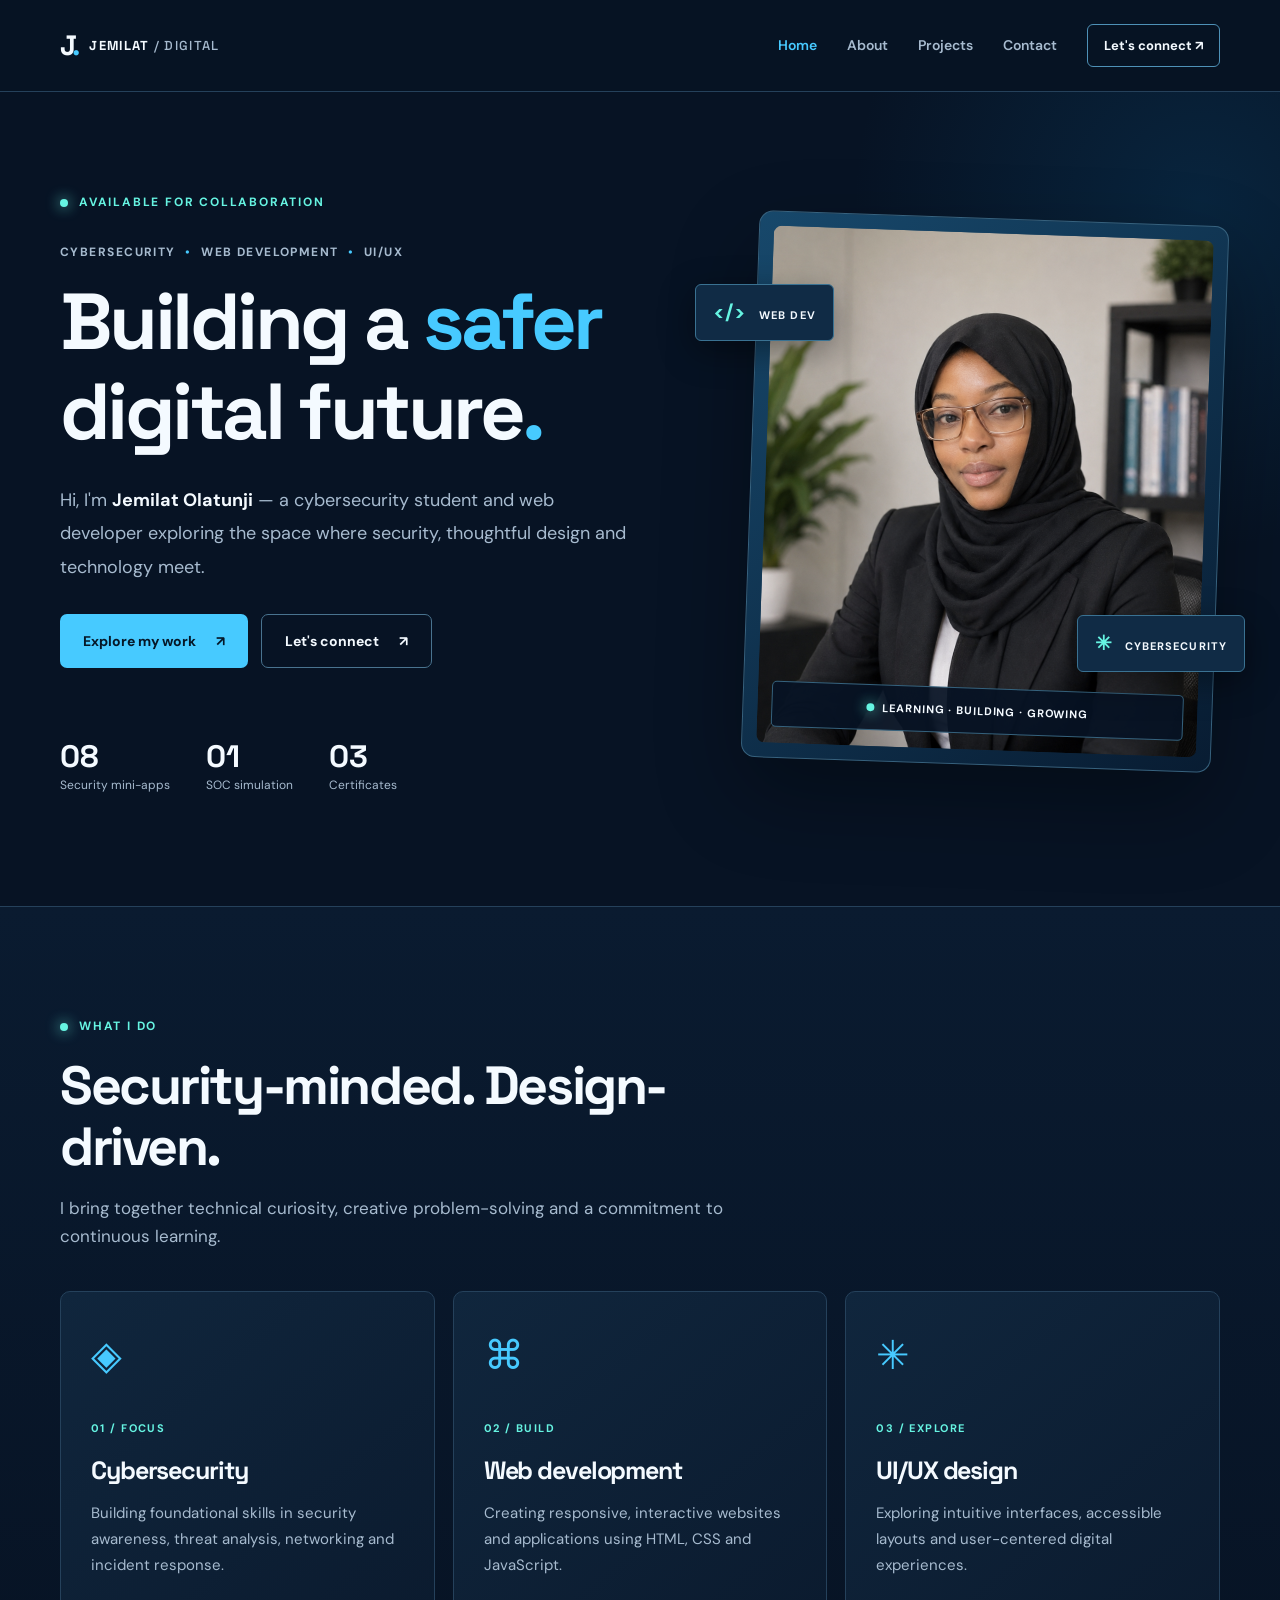
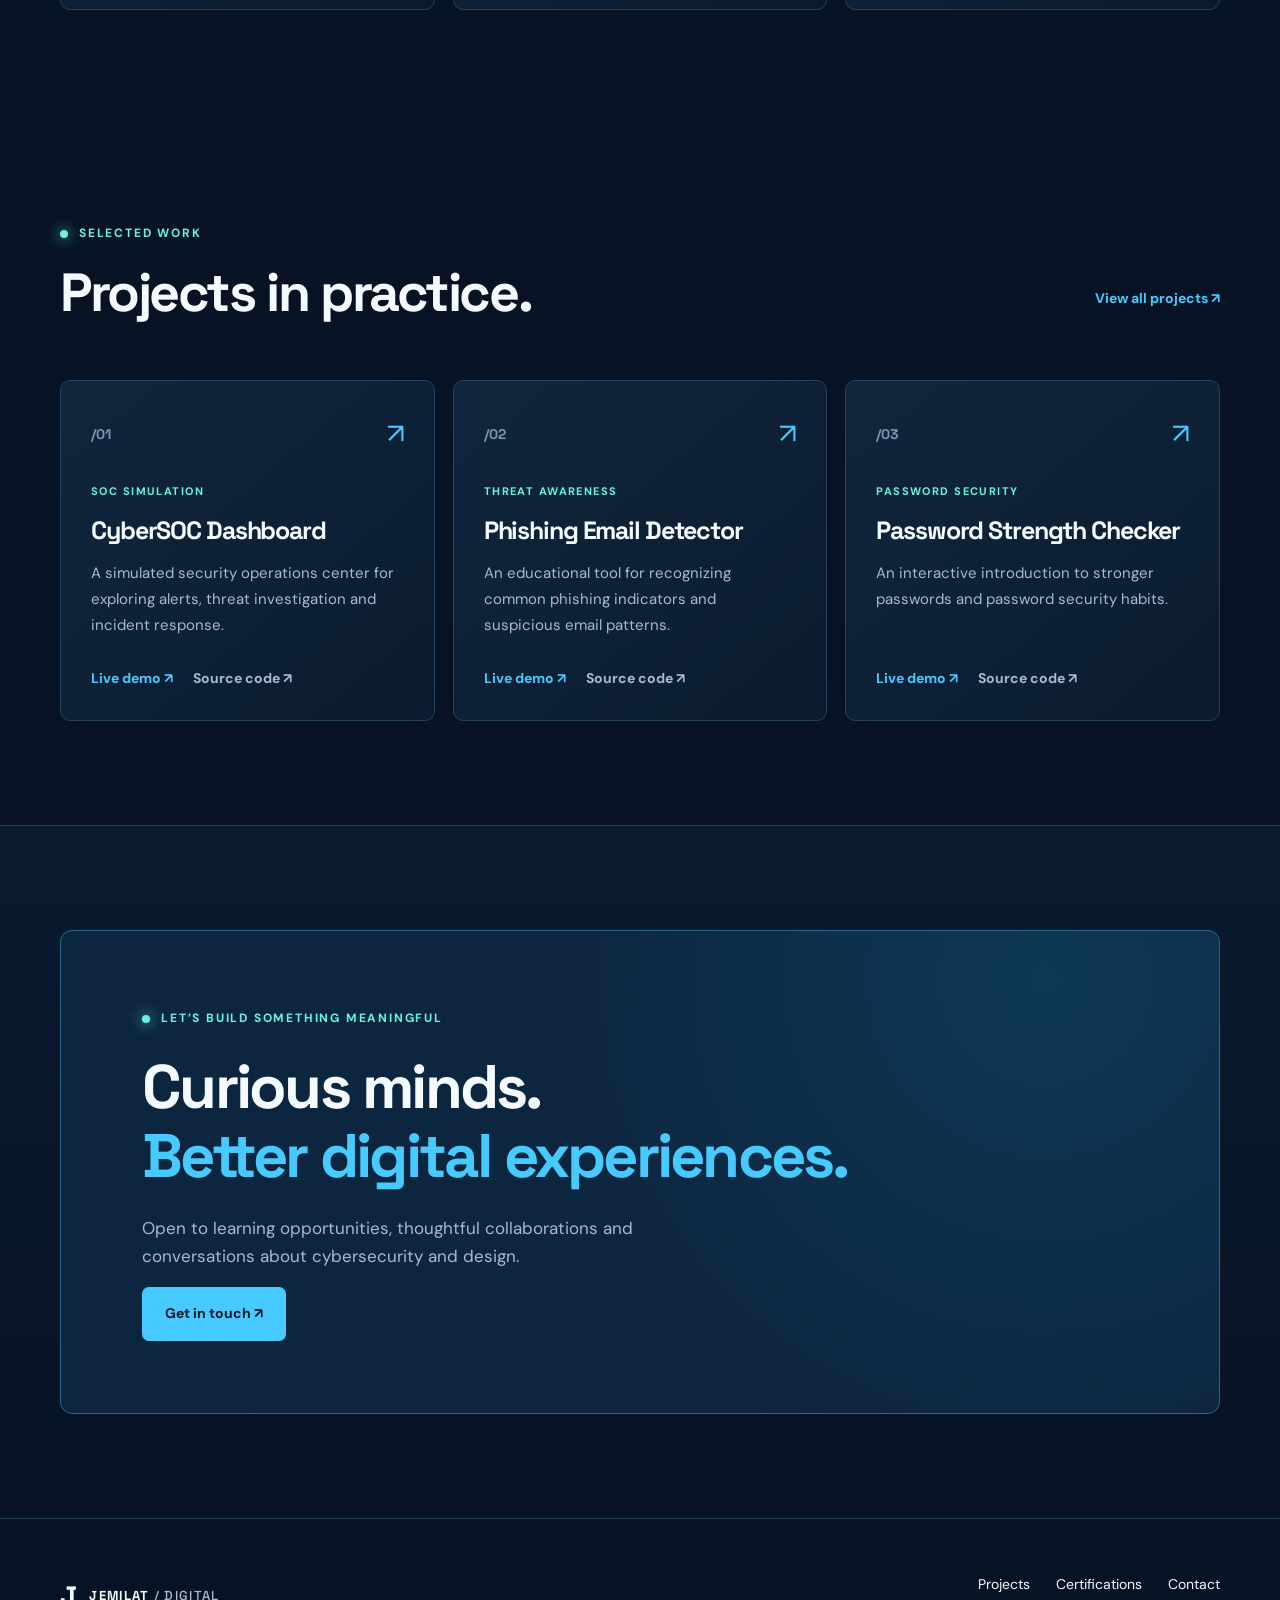
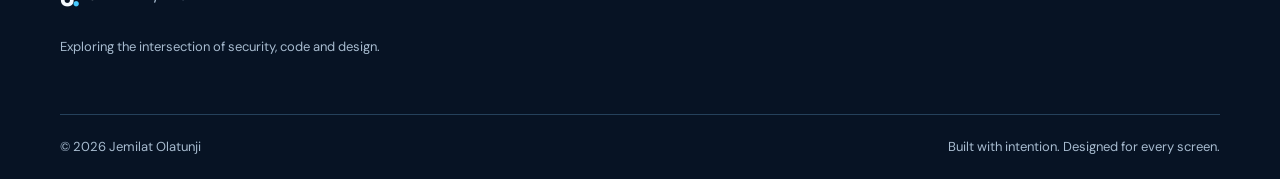
<file: index.html>
<!doctype html><html lang="en"><head><meta charset="utf-8"><meta name="viewport" content="width=device-width, initial-scale=1"><meta name="theme-color" content="#071324"><meta name="description" content="Jemilat Olatunji — cybersecurity student, web developer and UI/UX design enthusiast. Explore projects, skills and certifications."><title>Home | Jemilat Olatunji</title><link rel="stylesheet" href="style.css"></head><body><a class="skip-link" href="#main">Skip to content</a><header class="site-header"><div class="container nav-wrap"><a class="brand" href="index.html"><span class="brand-mark">J<span class="dot">.</span></span><span>JEMILAT<span class="brand-light"> / DIGITAL</span></span></a><button class="menu-toggle" type="button" aria-label="Open navigation" aria-expanded="false" aria-controls="primary-nav"><span></span><span></span><span></span></button><nav class="nav" id="primary-nav" aria-label="Main navigation"><a href="index.html" aria-current="page" >Home</a><a href="about.html" >About</a><a href="projects.html" >Projects</a><a href="contact.html" >Contact</a></nav><a class="header-cta" href="contact.html">Let's connect <span aria-hidden="true">↗</span></a></div></header><main id="main"><section class="home-hero"><div class="hero-glow"></div><div class="container hero-grid"><div class="hero-copy"><span class="eyebrow"><span class="signal"></span>AVAILABLE FOR COLLABORATION</span><p class="micro-label">CYBERSECURITY <span>•</span> WEB DEVELOPMENT <span>•</span> UI/UX</p><h1>Building a <em>safer</em><br>digital future<span class="accent">.</span></h1><p class="hero-lede">Hi, I'm <strong>Jemilat Olatunji</strong> — a cybersecurity student and web developer exploring the space where security, thoughtful design and technology meet.</p><div class="button-row"><a class="btn btn-primary" href="projects.html">Explore my work <span>↗</span></a><a class="btn btn-secondary" href="contact.html">Let's connect <span>↗</span></a></div><div class="hero-stats"><div><strong>08</strong><span>Security mini-apps</span></div><div><strong>01</strong><span>SOC simulation</span></div><div><strong>03</strong><span>Certificates</span></div></div></div><div class="hero-visual"><div class="photo-frame"><div class="photo-grid"></div><img src="Images/profile.png" alt="Portrait of Jemilat Olatunji"><div class="photo-tag"><span class="tag-dot"></span>LEARNING · BUILDING · GROWING</div></div><div class="floating-chip chip-one">&lt;/&gt; <span>WEB DEV</span></div><div class="floating-chip chip-two">✳ <span>CYBERSECURITY</span></div></div></div></section><section class="section section-border"><div class="container"><div class="section-heading"><span class="eyebrow"><span class="signal"></span>WHAT I DO</span><h2>Security-minded. Design-driven.</h2><p>I bring together technical curiosity, creative problem-solving and a commitment to continuous learning.</p></div><div class="service-grid"><article class="service-card"><span class="service-icon">◈</span><span class="service-index">01 / FOCUS</span><h3>Cybersecurity</h3><p>Building foundational skills in security awareness, threat analysis, networking and incident response.</p></article><article class="service-card"><span class="service-icon">⌘</span><span class="service-index">02 / BUILD</span><h3>Web development</h3><p>Creating responsive, interactive websites and applications using HTML, CSS and JavaScript.</p></article><article class="service-card"><span class="service-icon">✳</span><span class="service-index">03 / EXPLORE</span><h3>UI/UX design</h3><p>Exploring intuitive interfaces, accessible layouts and user-centered digital experiences.</p></article></div></div></section><section class="section"><div class="container"><div class="heading-row"><div class="section-heading"><span class="eyebrow"><span class="signal"></span>SELECTED WORK</span><h2>Projects in practice.</h2></div><a class="text-link" href="projects.html">View all projects ↗</a></div><div class="project-grid"><article class="project-card"><div class="project-top"><span class="project-num">/01</span><span class="project-symbol" aria-hidden="true">↗</span></div><span class="project-category">SOC SIMULATION</span><h3>CyberSOC Dashboard</h3><p>A simulated security operations center for exploring alerts, threat investigation and incident response.</p><div class="project-actions"><a class="text-link" href="https://oladaradala-crypto.github.io/SOC-Dashboard/" target="_blank" rel="noopener noreferrer">Live demo <span aria-hidden="true">↗</span></a><a class="text-link muted" href="https://github.com/oladaradala-crypto/SOC-Dashboard" target="_blank" rel="noopener noreferrer">Source code ↗</a></div></article><article class="project-card"><div class="project-top"><span class="project-num">/02</span><span class="project-symbol" aria-hidden="true">↗</span></div><span class="project-category">THREAT AWARENESS</span><h3>Phishing Email Detector</h3><p>An educational tool for recognizing common phishing indicators and suspicious email patterns.</p><div class="project-actions"><a class="text-link" href="https://oladaradala-crypto.github.io/Cybersecurity-Portfolio-Apps/Phishing-Email-Detector/" target="_blank" rel="noopener noreferrer">Live demo <span aria-hidden="true">↗</span></a><a class="text-link muted" href="https://github.com/oladaradala-crypto/Cybersecurity-Portfolio-Apps/tree/main/Phishing-Email-Detector" target="_blank" rel="noopener noreferrer">Source code ↗</a></div></article><article class="project-card"><div class="project-top"><span class="project-num">/03</span><span class="project-symbol" aria-hidden="true">↗</span></div><span class="project-category">PASSWORD SECURITY</span><h3>Password Strength Checker</h3><p>An interactive introduction to stronger passwords and password security habits.</p><div class="project-actions"><a class="text-link" href="https://oladaradala-crypto.github.io/Cybersecurity-Portfolio-Apps/Password-Strength-Checker/" target="_blank" rel="noopener noreferrer">Live demo <span aria-hidden="true">↗</span></a><a class="text-link muted" href="https://github.com/oladaradala-crypto/Cybersecurity-Portfolio-Apps/tree/main/Password-Strength-Checker" target="_blank" rel="noopener noreferrer">Source code ↗</a></div></article></div></div></section><section class="section section-border"><div class="container"><div class="cta-panel"><span class="eyebrow"><span class="signal"></span>LET’S BUILD SOMETHING MEANINGFUL</span><h2>Curious minds.<br><em>Better digital experiences.</em></h2><p>Open to learning opportunities, thoughtful collaborations and conversations about cybersecurity and design.</p><a class="btn btn-primary" href="contact.html">Get in touch ↗</a></div></div></section></main><footer class="site-footer"><div class="container footer-inner"><div><a class="brand" href="index.html"><span class="brand-mark">J<span class="dot">.</span></span><span>JEMILAT<span class="brand-light"> / DIGITAL</span></span></a><p>Exploring the intersection of security, code and design.</p></div><div class="footer-links"><a href="projects.html">Projects</a><a href="about.html#certifications">Certifications</a><a href="contact.html">Contact</a></div></div><div class="container footer-bottom"><span>© 2026 Jemilat Olatunji</span><span>Built with intention. Designed for every screen.</span></div></footer><script src="script.js" defer></script></body></html>
</file>
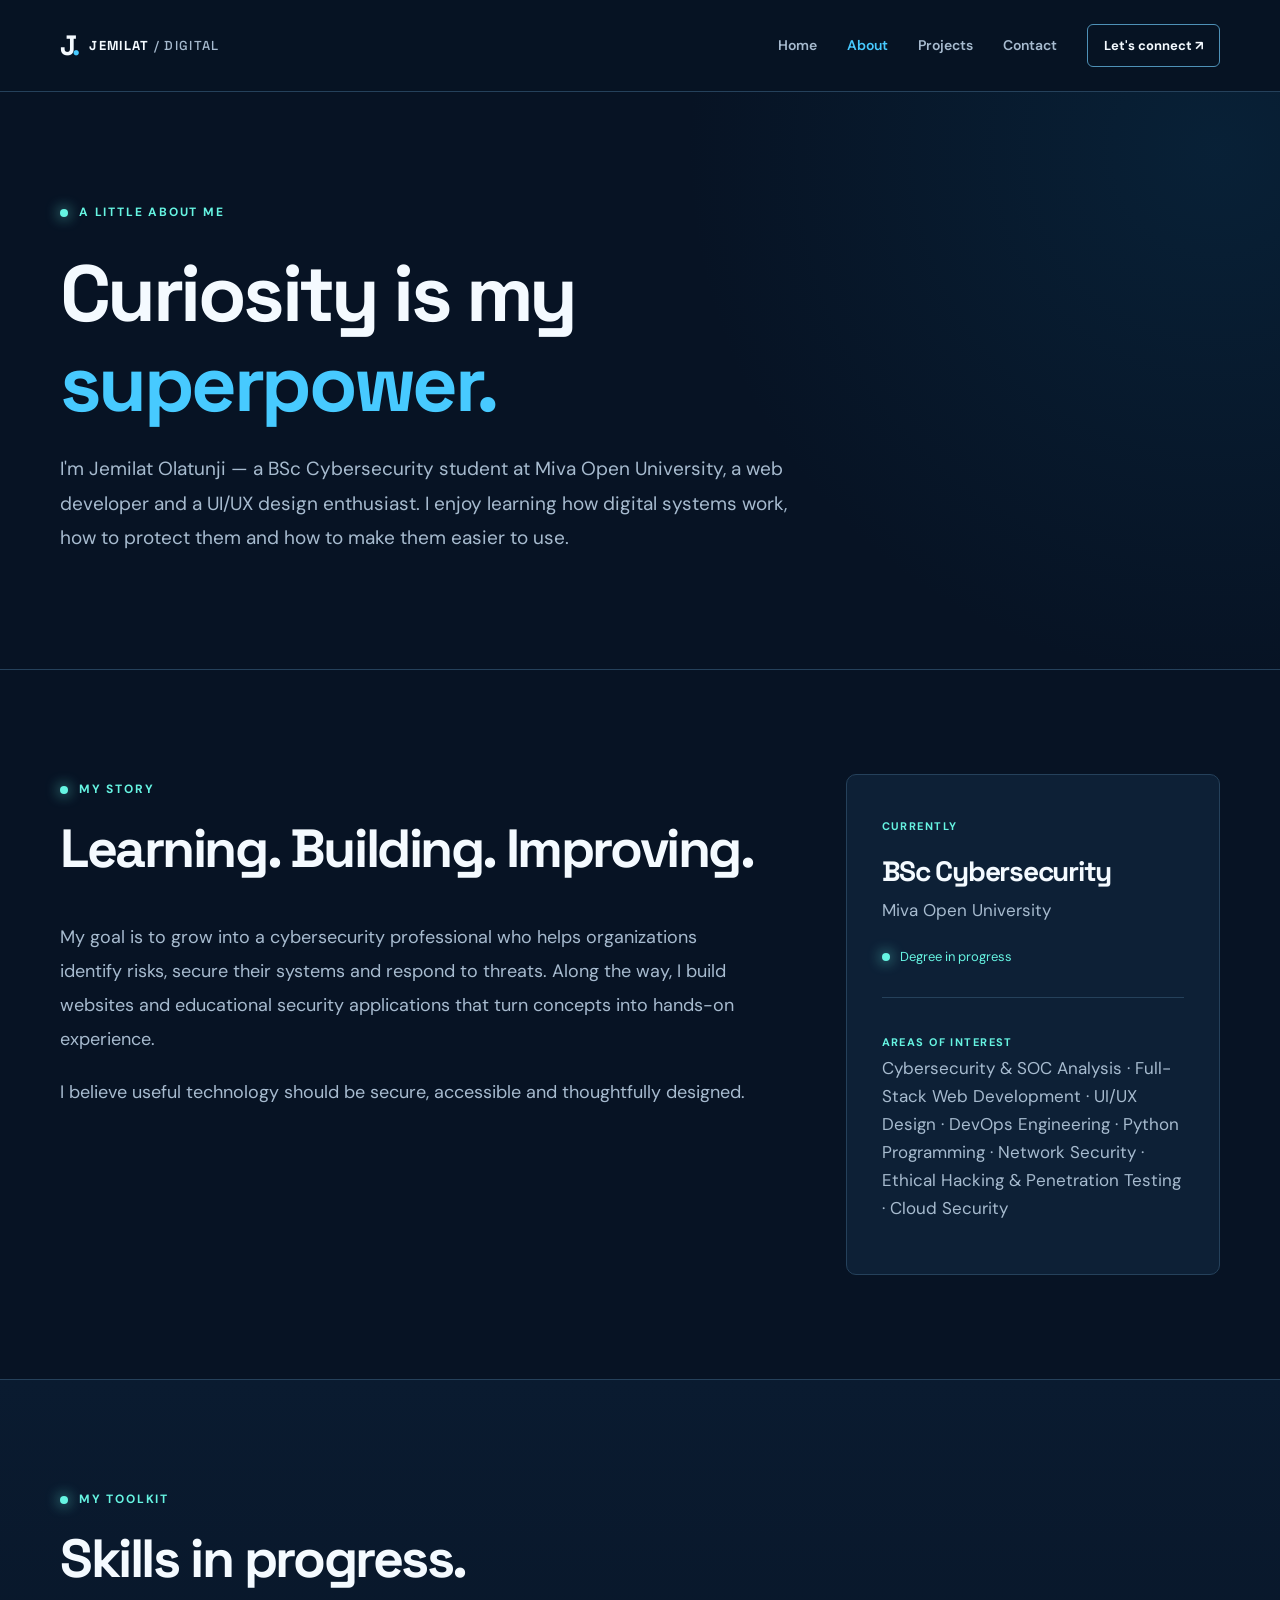
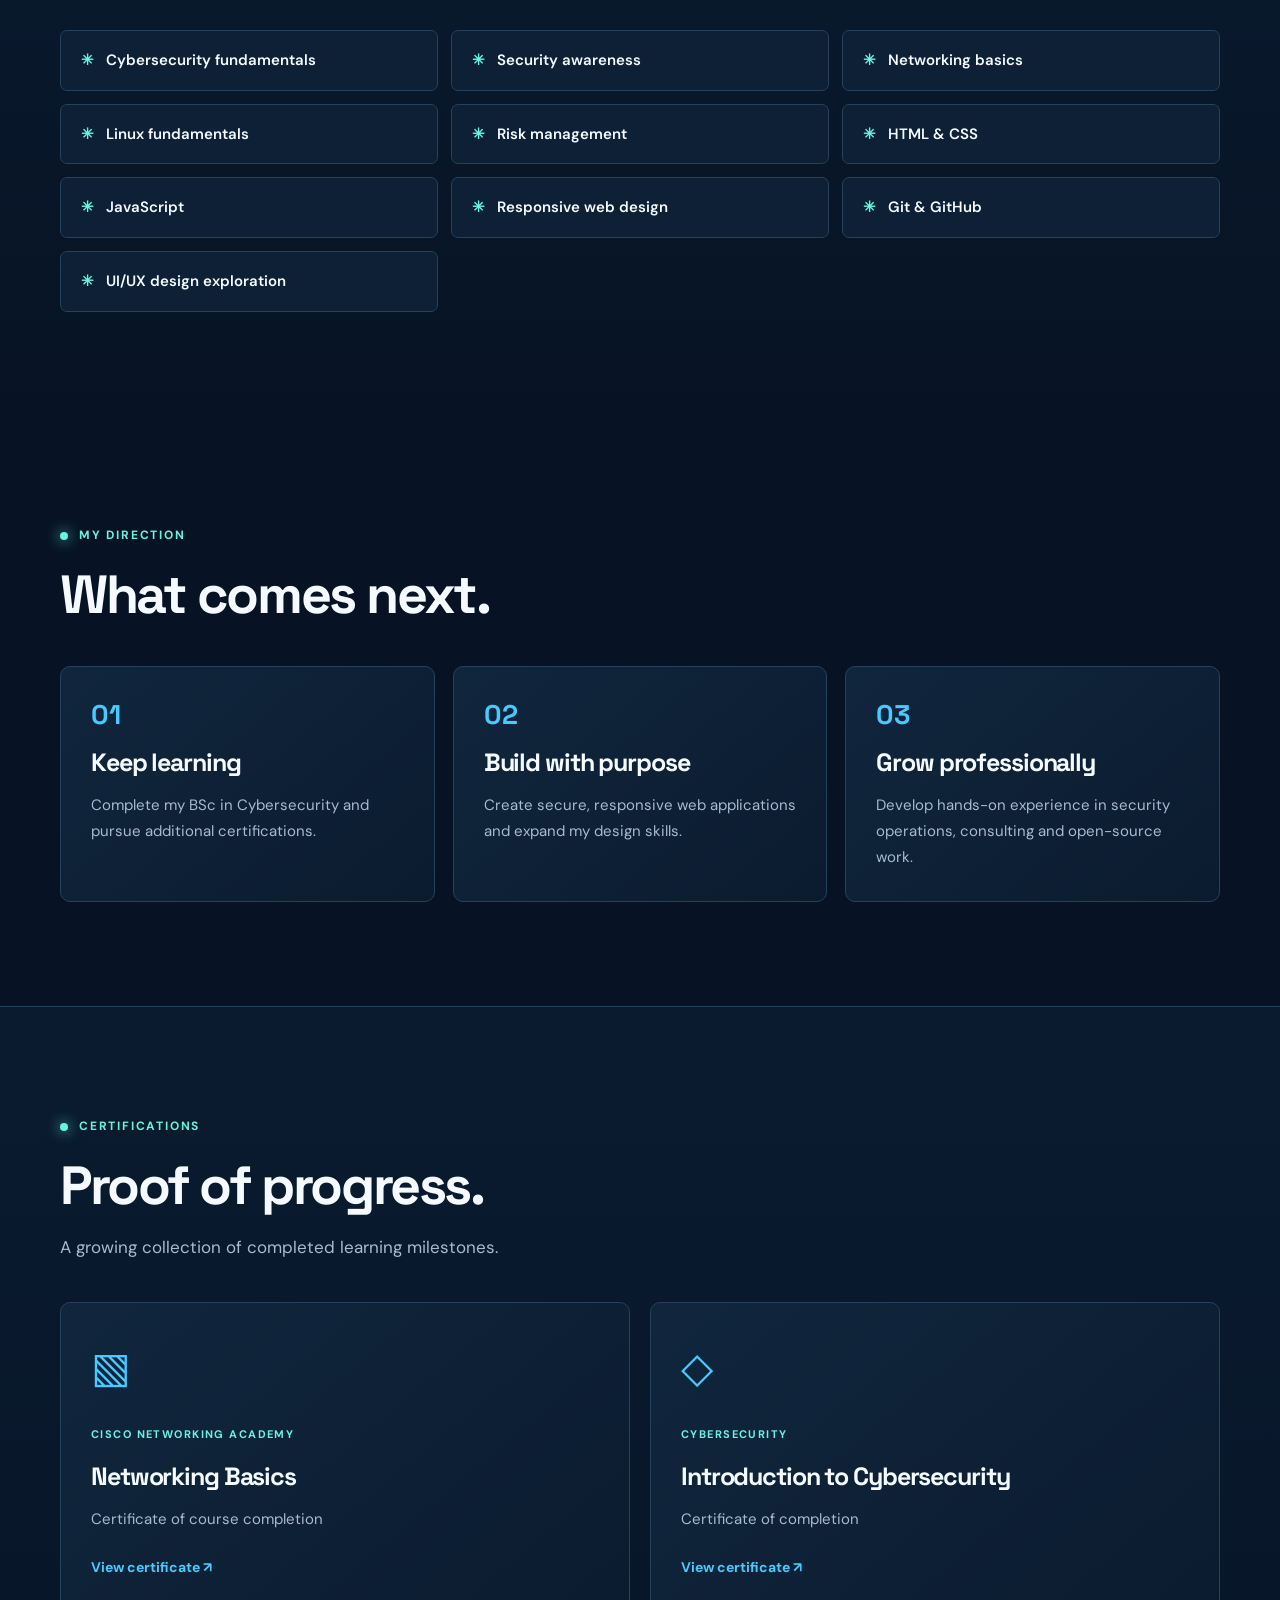
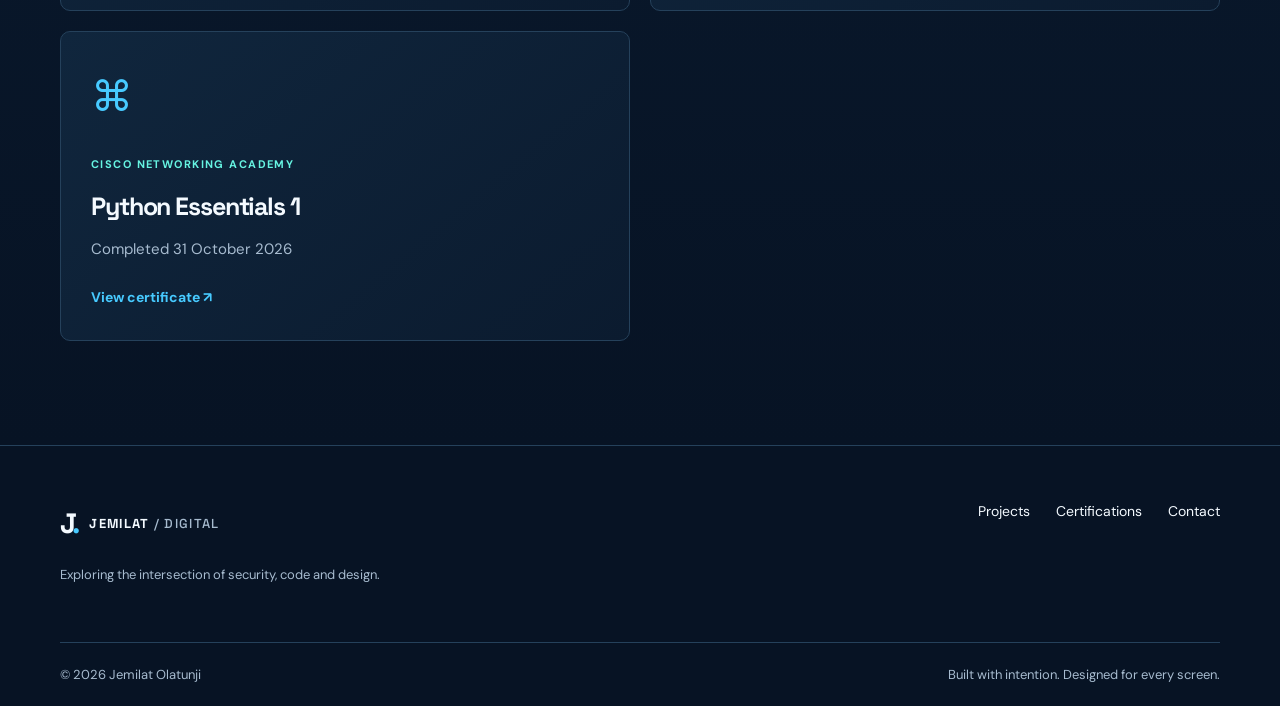
<file: about.html>
<!doctype html><html lang="en"><head><meta charset="utf-8"><meta name="viewport" content="width=device-width, initial-scale=1"><meta name="theme-color" content="#071324"><meta name="description" content="Jemilat Olatunji — cybersecurity student, web developer and UI/UX design enthusiast. Explore projects, skills and certifications."><title>About | Jemilat Olatunji</title><link rel="stylesheet" href="style.css"></head><body><a class="skip-link" href="#main">Skip to content</a><header class="site-header"><div class="container nav-wrap"><a class="brand" href="index.html"><span class="brand-mark">J<span class="dot">.</span></span><span>JEMILAT<span class="brand-light"> / DIGITAL</span></span></a><button class="menu-toggle" type="button" aria-label="Open navigation" aria-expanded="false" aria-controls="primary-nav"><span></span><span></span><span></span></button><nav class="nav" id="primary-nav" aria-label="Main navigation"><a href="index.html" >Home</a><a href="about.html" aria-current="page" >About</a><a href="projects.html" >Projects</a><a href="contact.html" >Contact</a></nav><a class="header-cta" href="contact.html">Let's connect <span aria-hidden="true">↗</span></a></div></header><main id="main"><section class="page-hero"><div class="container"><span class="eyebrow"><span class="signal"></span>A LITTLE ABOUT ME</span><h1>Curiosity is my <em>superpower.</em></h1><p>I'm Jemilat Olatunji — a BSc Cybersecurity student at Miva Open University, a web developer and a UI/UX design enthusiast. I enjoy learning how digital systems work, how to protect them and how to make them easier to use.</p></div></section><section class="section"><div class="container split-layout"><div><div class="section-heading"><span class="eyebrow"><span class="signal"></span>MY STORY</span><h2>Learning. Building. Improving.</h2></div><p class="body-copy">My goal is to grow into a cybersecurity professional who helps organizations identify risks, secure their systems and respond to threats. Along the way, I build websites and educational security applications that turn concepts into hands-on experience.</p><p class="body-copy">I believe useful technology should be secure, accessible and thoughtfully designed.</p></div><aside class="info-panel"><span class="panel-label">CURRENTLY</span><h3>BSc Cybersecurity</h3><p>Miva Open University</p><span class="status"><span class="tag-dot"></span> Degree in progress</span><div class="panel-divider"></div><span class="panel-label">AREAS OF INTEREST</span><p>Cybersecurity &amp; SOC Analysis · Full-Stack Web Development · UI/UX Design · DevOps Engineering · Python Programming · Network Security · Ethical Hacking &amp; Penetration Testing · Cloud Security</p></aside></div></section><section class="section section-border"><div class="container"><div class="section-heading"><span class="eyebrow"><span class="signal"></span>MY TOOLKIT</span><h2>Skills in progress.</h2></div><div class="skills-grid"><div class="skill-pill"><span>✳</span>Cybersecurity fundamentals</div><div class="skill-pill"><span>✳</span>Security awareness</div><div class="skill-pill"><span>✳</span>Networking basics</div><div class="skill-pill"><span>✳</span>Linux fundamentals</div><div class="skill-pill"><span>✳</span>Risk management</div><div class="skill-pill"><span>✳</span>HTML & CSS</div><div class="skill-pill"><span>✳</span>JavaScript</div><div class="skill-pill"><span>✳</span>Responsive web design</div><div class="skill-pill"><span>✳</span>Git & GitHub</div><div class="skill-pill"><span>✳</span>UI/UX design exploration</div></div></div></section><section class="section"><div class="container"><div class="section-heading"><span class="eyebrow"><span class="signal"></span>MY DIRECTION</span><h2>What comes next.</h2></div><div class="goal-grid"><div class="goal-card"><span>01</span><h3>Keep learning</h3><p>Complete my BSc in Cybersecurity and pursue additional certifications.</p></div><div class="goal-card"><span>02</span><h3>Build with purpose</h3><p>Create secure, responsive web applications and expand my design skills.</p></div><div class="goal-card"><span>03</span><h3>Grow professionally</h3><p>Develop hands-on experience in security operations, consulting and open-source work.</p></div></div></div></section><section class="section section-border" id="certifications"><div class="container"><div class="section-heading"><span class="eyebrow"><span class="signal"></span>CERTIFICATIONS</span><h2>Proof of progress.</h2><p>A growing collection of completed learning milestones.</p></div><div class="certificate-grid"><article class="certificate-card"><span class="cert-icon">▧</span><span class="project-category">CISCO NETWORKING ACADEMY</span><h3>Networking Basics</h3><p>Certificate of course completion</p><a class="text-link" href="certificates/Networking_Basics.pdf" target="_blank" rel="noopener noreferrer">View certificate ↗</a></article><article class="certificate-card"><span class="cert-icon">◇</span><span class="project-category">CYBERSECURITY</span><h3>Introduction to Cybersecurity</h3><p>Certificate of completion</p><a class="text-link" href="certificates/Introduction_to_Cybersecurity.pdf" target="_blank" rel="noopener noreferrer">View certificate ↗</a></article><article class="certificate-card"><span class="cert-icon">⌘</span><span class="project-category">CISCO NETWORKING ACADEMY</span><h3>Python Essentials 1</h3><p>Completed 31 October 2026</p><a class="text-link" href="certificates/Python_Essentials_1.pdf" target="_blank" rel="noopener noreferrer">View certificate ↗</a></article></div></div></section></main><footer class="site-footer"><div class="container footer-inner"><div><a class="brand" href="index.html"><span class="brand-mark">J<span class="dot">.</span></span><span>JEMILAT<span class="brand-light"> / DIGITAL</span></span></a><p>Exploring the intersection of security, code and design.</p></div><div class="footer-links"><a href="projects.html">Projects</a><a href="about.html#certifications">Certifications</a><a href="contact.html">Contact</a></div></div><div class="container footer-bottom"><span>© 2026 Jemilat Olatunji</span><span>Built with intention. Designed for every screen.</span></div></footer><script src="script.js" defer></script></body></html>
</file>
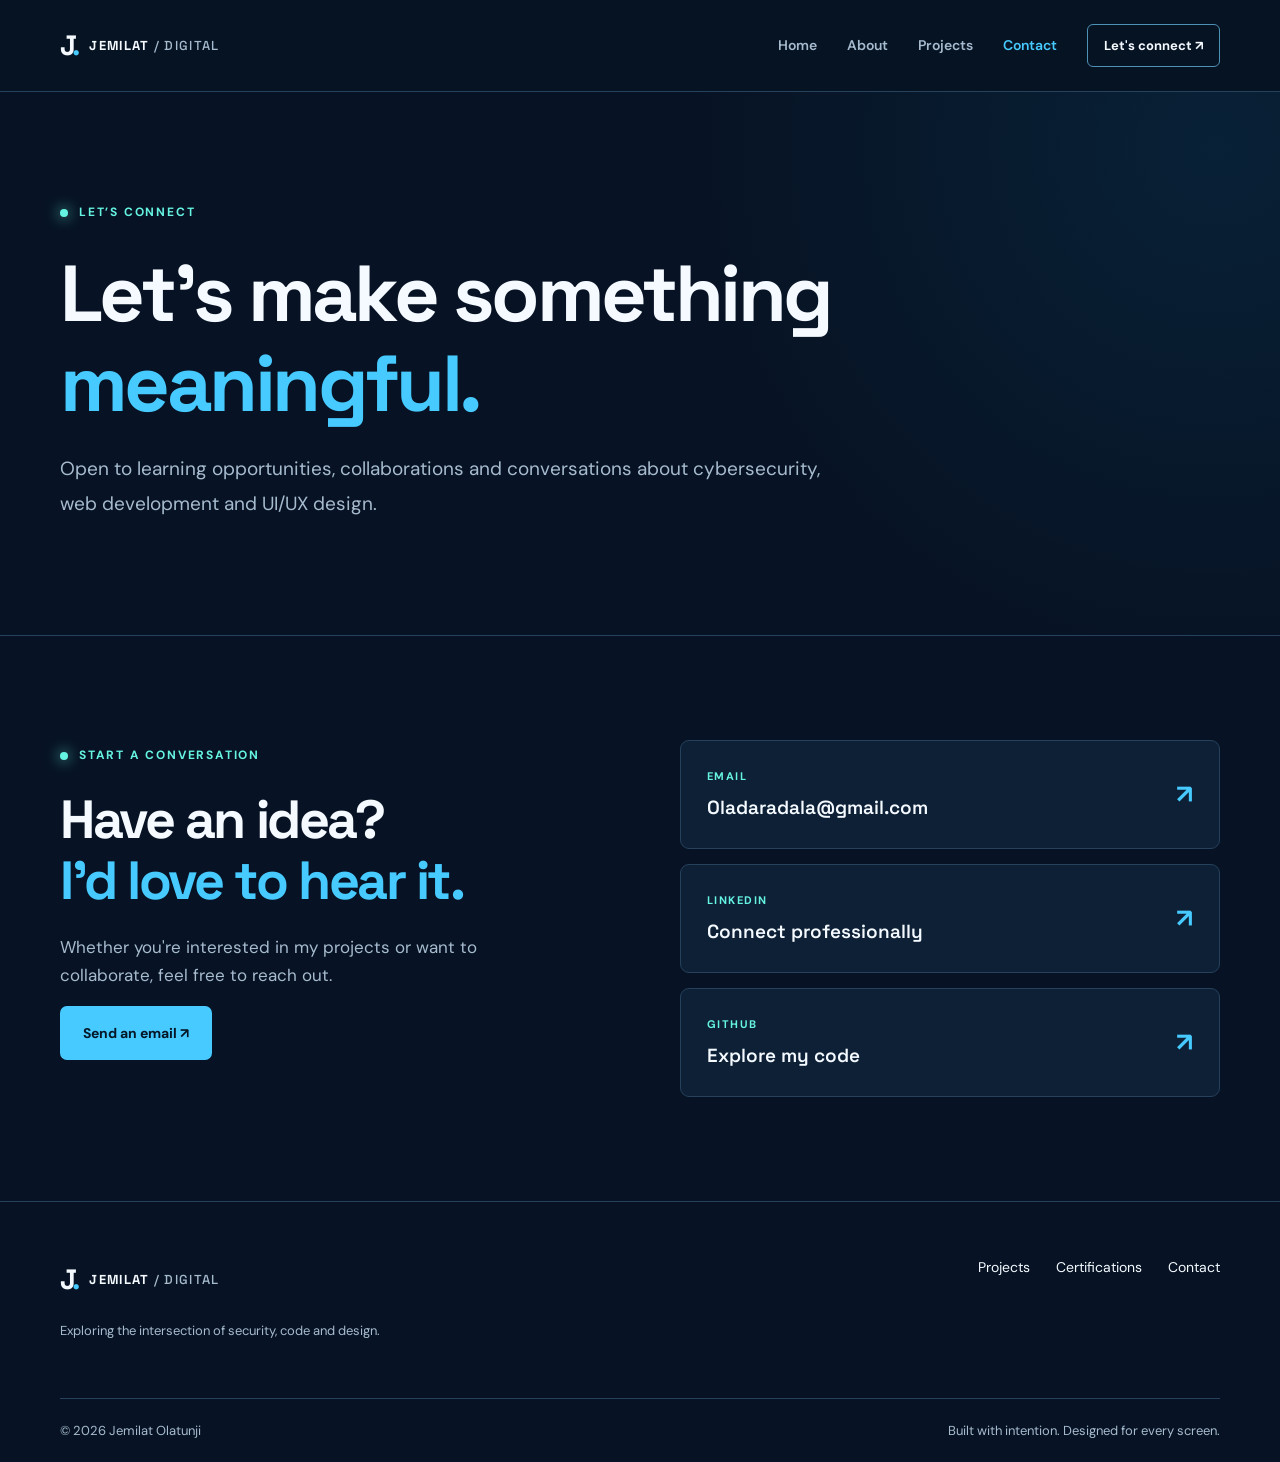
<file: contact.html>
<!doctype html><html lang="en"><head><meta charset="utf-8"><meta name="viewport" content="width=device-width, initial-scale=1"><meta name="theme-color" content="#071324"><meta name="description" content="Jemilat Olatunji — cybersecurity student, web developer and UI/UX design enthusiast. Explore projects, skills and certifications."><title>Contact | Jemilat Olatunji</title><link rel="stylesheet" href="style.css"></head><body><a class="skip-link" href="#main">Skip to content</a><header class="site-header"><div class="container nav-wrap"><a class="brand" href="index.html"><span class="brand-mark">J<span class="dot">.</span></span><span>JEMILAT<span class="brand-light"> / DIGITAL</span></span></a><button class="menu-toggle" type="button" aria-label="Open navigation" aria-expanded="false" aria-controls="primary-nav"><span></span><span></span><span></span></button><nav class="nav" id="primary-nav" aria-label="Main navigation"><a href="index.html" >Home</a><a href="about.html" >About</a><a href="projects.html" >Projects</a><a href="contact.html" aria-current="page" >Contact</a></nav><a class="header-cta" href="contact.html">Let's connect <span aria-hidden="true">↗</span></a></div></header><main id="main"><section class="page-hero"><div class="container"><span class="eyebrow"><span class="signal"></span>LET’S CONNECT</span><h1>Let's make something <em>meaningful.</em></h1><p>Open to learning opportunities, collaborations and conversations about cybersecurity, web development and UI/UX design.</p></div></section><section class="section"><div class="container contact-grid"><div class="contact-main"><span class="eyebrow"><span class="signal"></span>START A CONVERSATION</span><h2>Have an idea?<br><em>I'd love to hear it.</em></h2><p>Whether you're interested in my projects or want to collaborate, feel free to reach out.</p><a class="btn btn-primary" href="mailto:Oladaradala@gmail.com">Send an email ↗</a></div><div class="contact-links"><a href="mailto:Oladaradala@gmail.com" class="contact-card"><span><small>EMAIL</small><strong>Oladaradala@gmail.com</strong></span><b>↗</b></a><a href="https://www.linkedin.com/in/jemilah-olatunji-515667199/" target="_blank" rel="noopener noreferrer" class="contact-card"><span><small>LINKEDIN</small><strong>Connect professionally</strong></span><b>↗</b></a><a href="https://github.com/oladaradala-crypto" target="_blank" rel="noopener noreferrer" class="contact-card"><span><small>GITHUB</small><strong>Explore my code</strong></span><b>↗</b></a></div></div></section></main><footer class="site-footer"><div class="container footer-inner"><div><a class="brand" href="index.html"><span class="brand-mark">J<span class="dot">.</span></span><span>JEMILAT<span class="brand-light"> / DIGITAL</span></span></a><p>Exploring the intersection of security, code and design.</p></div><div class="footer-links"><a href="projects.html">Projects</a><a href="about.html#certifications">Certifications</a><a href="contact.html">Contact</a></div></div><div class="container footer-bottom"><span>© 2026 Jemilat Olatunji</span><span>Built with intention. Designed for every screen.</span></div></footer><script src="script.js" defer></script></body></html>
</file>
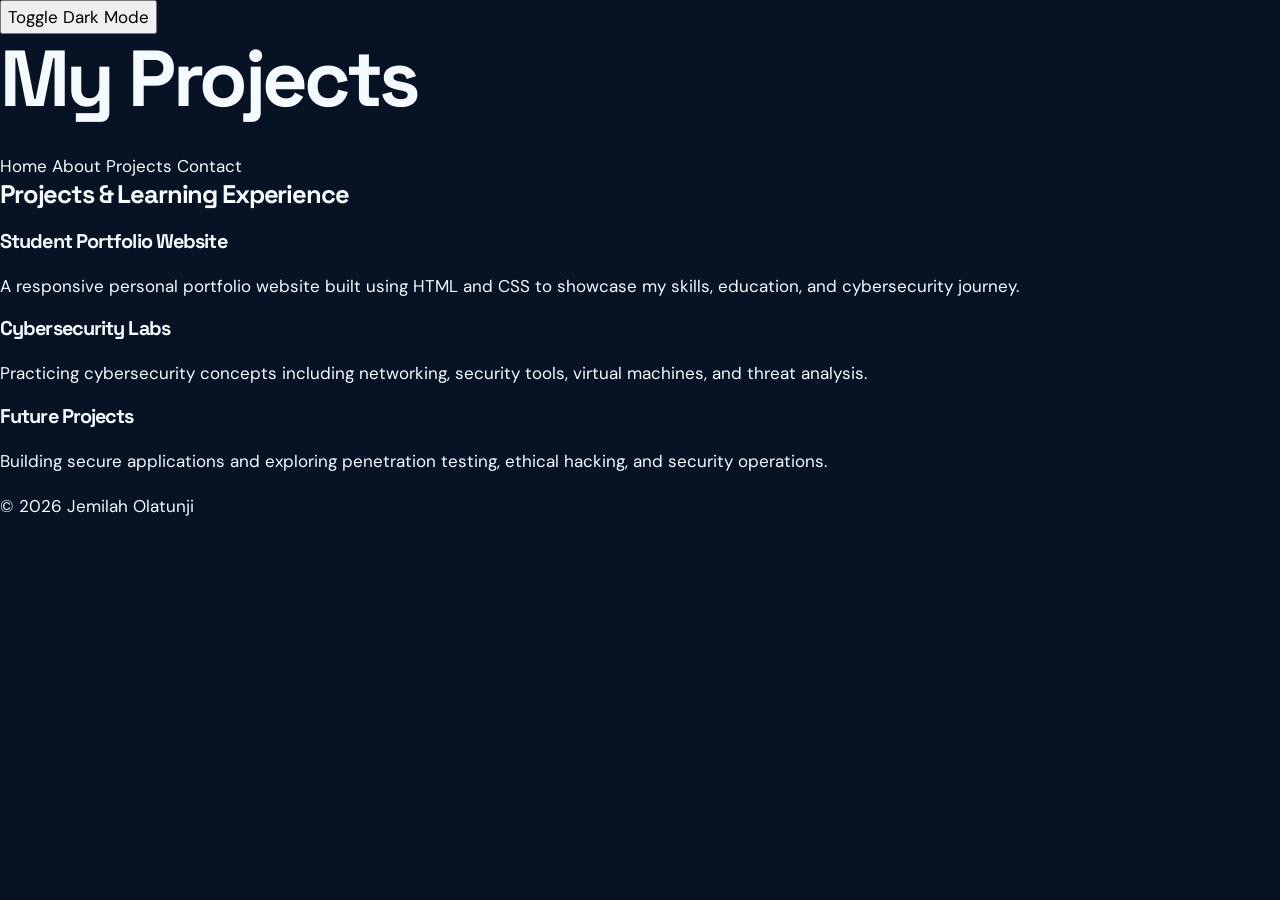
<file: Projects.html>
<!DOCTYPE html>
<html>
<head>
    <title>Projects | Jemilah Olatunji</title>
    <link rel="stylesheet" href="style.css">
</head>

<body>

<header>
    <button onclick="toggleDarkMode()">Toggle Dark Mode</button>

<h1>My Projects</h1>

<nav>
<a href="index.html">Home</a>
<a href="about.html">About</a>
<a href="Projects.html">Projects</a>
<a href="contact.html">Contact</a>
</nav>

</header>


<section class="hero">

<h2>Projects & Learning Experience</h2>


<h3>Student Portfolio Website</h3>

<p>
A responsive personal portfolio website built using HTML and CSS
to showcase my skills, education, and cybersecurity journey.
</p>


<h3>Cybersecurity Labs</h3>

<p>
Practicing cybersecurity concepts including networking,
security tools, virtual machines, and threat analysis.
</p>


<h3>Future Projects</h3>

<p>
Building secure applications and exploring penetration testing,
ethical hacking, and security operations.
</p>


</section>


<footer>
<p>© 2026 Jemilah Olatunji</p>
</footer>
<script src="script.js"></script>

</body>
</html>
</file>
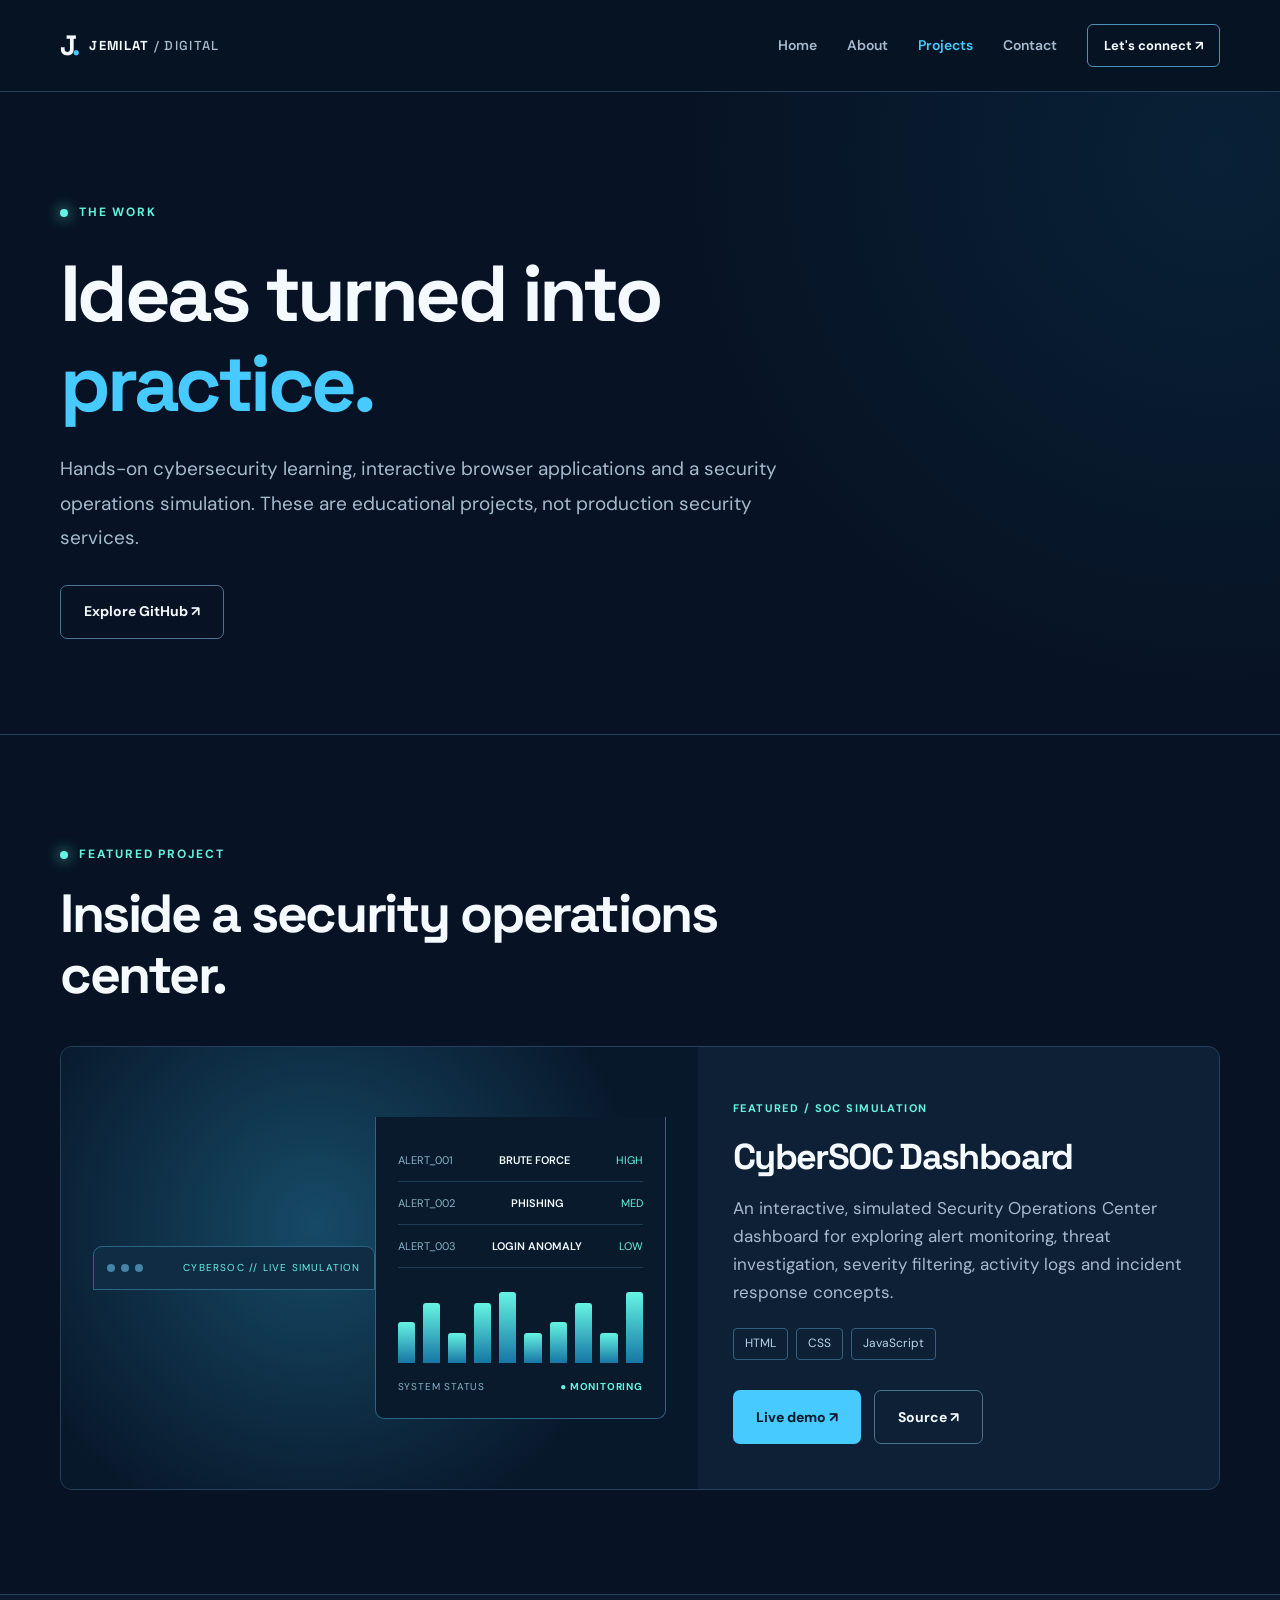
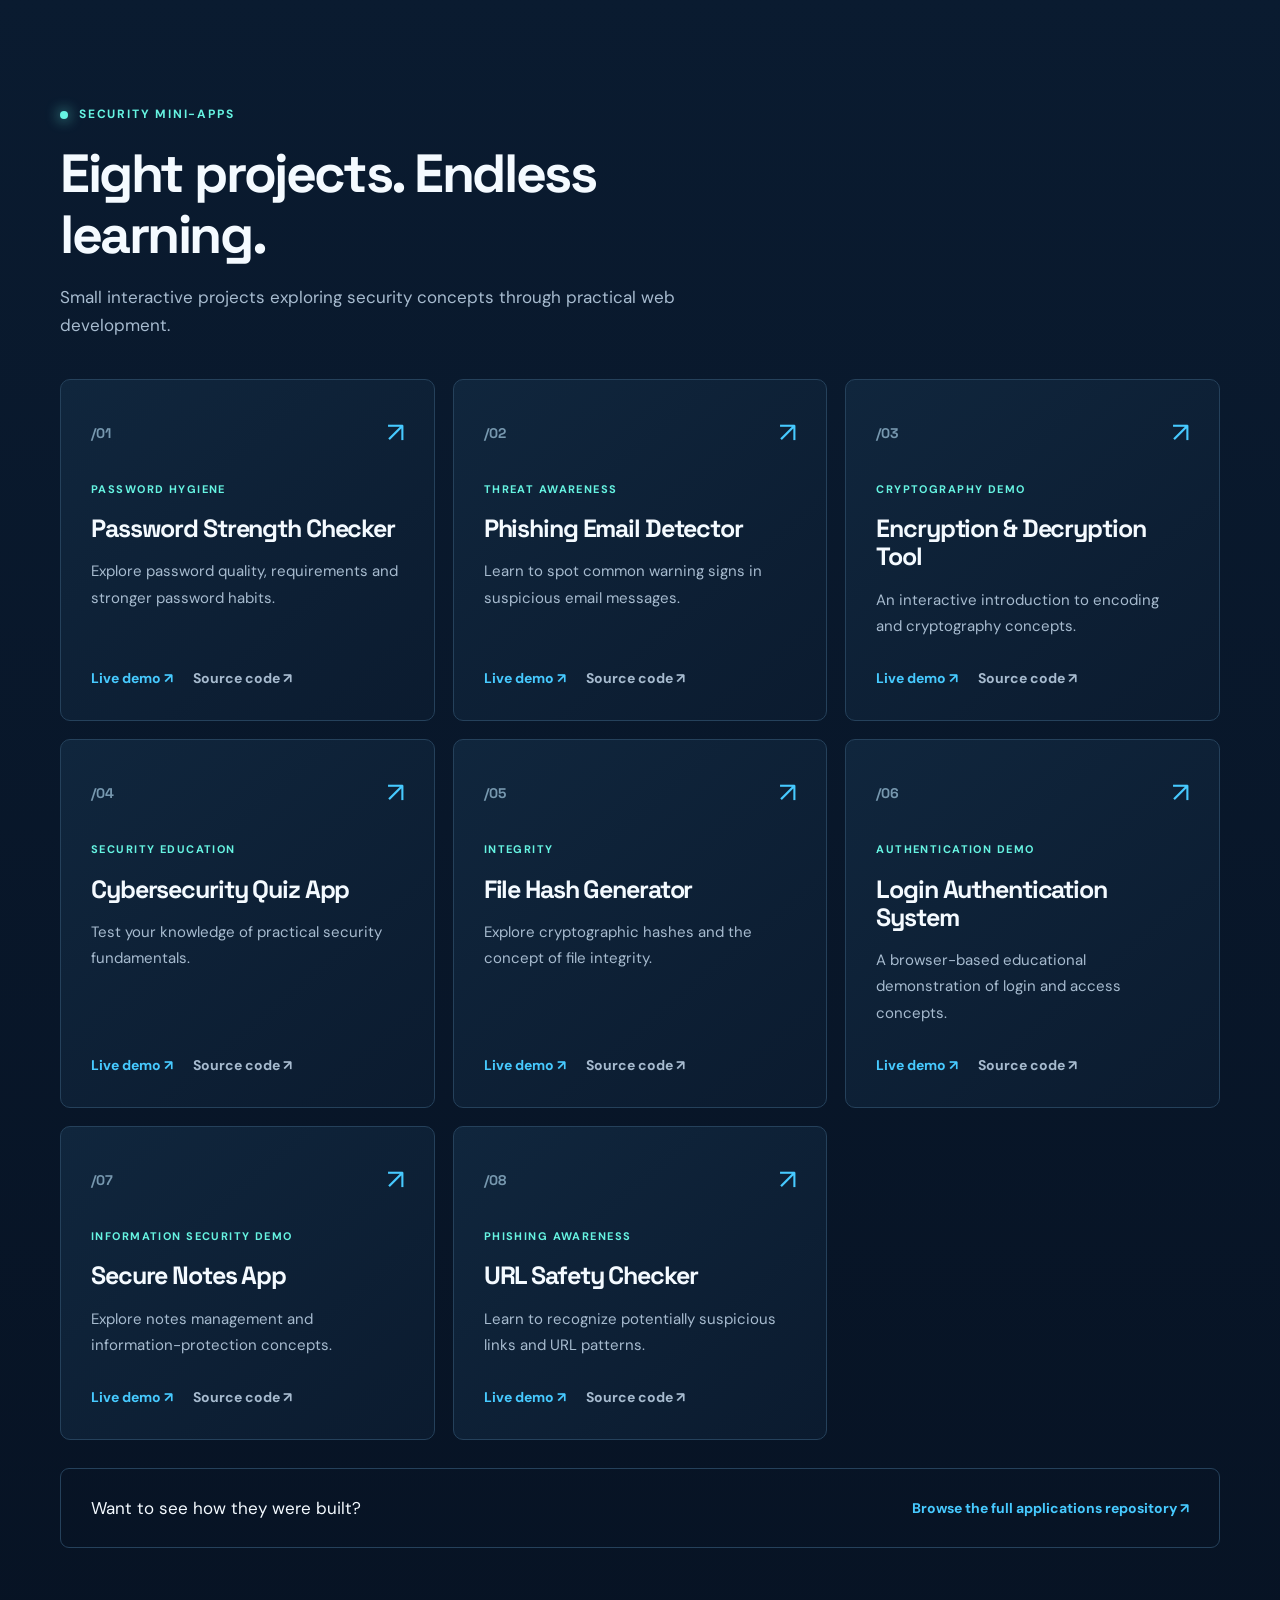
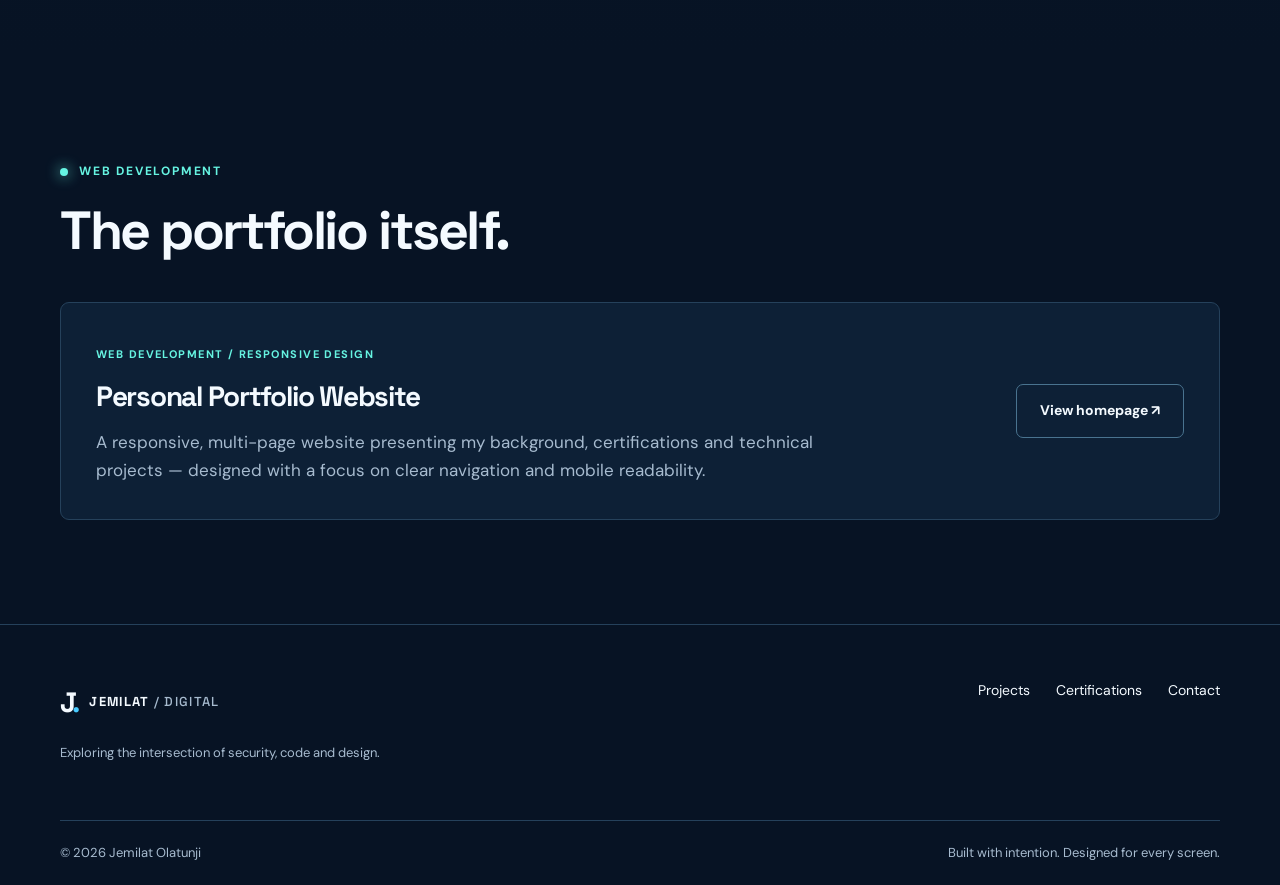
<file: projects.html>
<!doctype html><html lang="en"><head><meta charset="utf-8"><meta name="viewport" content="width=device-width, initial-scale=1"><meta name="theme-color" content="#071324"><meta name="description" content="Jemilat Olatunji — cybersecurity student, web developer and UI/UX design enthusiast. Explore projects, skills and certifications."><title>Projects | Jemilat Olatunji</title><link rel="stylesheet" href="style.css"></head><body><a class="skip-link" href="#main">Skip to content</a><header class="site-header"><div class="container nav-wrap"><a class="brand" href="index.html"><span class="brand-mark">J<span class="dot">.</span></span><span>JEMILAT<span class="brand-light"> / DIGITAL</span></span></a><button class="menu-toggle" type="button" aria-label="Open navigation" aria-expanded="false" aria-controls="primary-nav"><span></span><span></span><span></span></button><nav class="nav" id="primary-nav" aria-label="Main navigation"><a href="index.html" >Home</a><a href="about.html" >About</a><a href="projects.html" aria-current="page" >Projects</a><a href="contact.html" >Contact</a></nav><a class="header-cta" href="contact.html">Let's connect <span aria-hidden="true">↗</span></a></div></header><main id="main"><section class="page-hero"><div class="container"><span class="eyebrow"><span class="signal"></span>THE WORK</span><h1>Ideas turned into <em>practice.</em></h1><p>Hands-on cybersecurity learning, interactive browser applications and a security operations simulation. These are educational projects, not production security services.</p><div class="button-row"><a class="btn btn-secondary" href="https://github.com/oladaradala-crypto/Cybersecurity-Portfolio-Apps" target="_blank" rel="noopener noreferrer">Explore GitHub ↗</a></div></div></section><section class="section"><div class="container"><div class="section-heading"><span class="eyebrow"><span class="signal"></span>FEATURED PROJECT</span><h2>Inside a security operations center.</h2></div><div class="featured-project"><div class="featured-art" aria-hidden="true"><div class="terminal-head"><span></span><span></span><span></span><small>CYBERSOC // LIVE SIMULATION</small></div><div class="terminal-body"><div class="terminal-line"><span>ALERT_001</span><b>BRUTE FORCE</b><i>HIGH</i></div><div class="terminal-line"><span>ALERT_002</span><b>PHISHING</b><i>MED</i></div><div class="terminal-line"><span>ALERT_003</span><b>LOGIN ANOMALY</b><i>LOW</i></div><div class="terminal-bars"><span></span><span></span><span></span><span></span><span></span><span></span><span></span><span></span><span></span><span></span></div><div class="terminal-bottom">SYSTEM STATUS <strong>● MONITORING</strong></div></div></div><div class="featured-copy"><span class="project-category">FEATURED / SOC SIMULATION</span><h3>CyberSOC Dashboard</h3><p>An interactive, simulated Security Operations Center dashboard for exploring alert monitoring, threat investigation, severity filtering, activity logs and incident response concepts.</p><div class="tech-row"><span>HTML</span><span>CSS</span><span>JavaScript</span></div><div class="button-row"><a class="btn btn-primary" href="https://oladaradala-crypto.github.io/SOC-Dashboard/" target="_blank" rel="noopener noreferrer">Live demo ↗</a><a class="btn btn-secondary" href="https://github.com/oladaradala-crypto/SOC-Dashboard" target="_blank" rel="noopener noreferrer">Source ↗</a></div></div></div></div></section><section class="section section-border"><div class="container"><div class="section-heading"><span class="eyebrow"><span class="signal"></span>SECURITY MINI-APPS</span><h2>Eight projects. Endless learning.</h2><p>Small interactive projects exploring security concepts through practical web development.</p></div><div class="project-grid"><article class="project-card"><div class="project-top"><span class="project-num">/01</span><span class="project-symbol" aria-hidden="true">↗</span></div><span class="project-category">Password hygiene</span><h3>Password Strength Checker</h3><p>Explore password quality, requirements and stronger password habits.</p><div class="project-actions"><a class="text-link" href="https://oladaradala-crypto.github.io/Cybersecurity-Portfolio-Apps/Password-Strength-Checker/" target="_blank" rel="noopener noreferrer">Live demo <span aria-hidden="true">↗</span></a><a class="text-link muted" href="https://github.com/oladaradala-crypto/Cybersecurity-Portfolio-Apps/tree/main/Password-Strength-Checker" target="_blank" rel="noopener noreferrer">Source code ↗</a></div></article><article class="project-card"><div class="project-top"><span class="project-num">/02</span><span class="project-symbol" aria-hidden="true">↗</span></div><span class="project-category">Threat awareness</span><h3>Phishing Email Detector</h3><p>Learn to spot common warning signs in suspicious email messages.</p><div class="project-actions"><a class="text-link" href="https://oladaradala-crypto.github.io/Cybersecurity-Portfolio-Apps/Phishing-Email-Detector/" target="_blank" rel="noopener noreferrer">Live demo <span aria-hidden="true">↗</span></a><a class="text-link muted" href="https://github.com/oladaradala-crypto/Cybersecurity-Portfolio-Apps/tree/main/Phishing-Email-Detector" target="_blank" rel="noopener noreferrer">Source code ↗</a></div></article><article class="project-card"><div class="project-top"><span class="project-num">/03</span><span class="project-symbol" aria-hidden="true">↗</span></div><span class="project-category">Cryptography demo</span><h3>Encryption &amp; Decryption Tool</h3><p>An interactive introduction to encoding and cryptography concepts.</p><div class="project-actions"><a class="text-link" href="https://oladaradala-crypto.github.io/Cybersecurity-Portfolio-Apps/Encryption-Decryption-Tool/" target="_blank" rel="noopener noreferrer">Live demo <span aria-hidden="true">↗</span></a><a class="text-link muted" href="https://github.com/oladaradala-crypto/Cybersecurity-Portfolio-Apps/tree/main/Encryption-Decryption-Tool" target="_blank" rel="noopener noreferrer">Source code ↗</a></div></article><article class="project-card"><div class="project-top"><span class="project-num">/04</span><span class="project-symbol" aria-hidden="true">↗</span></div><span class="project-category">Security education</span><h3>Cybersecurity Quiz App</h3><p>Test your knowledge of practical security fundamentals.</p><div class="project-actions"><a class="text-link" href="https://oladaradala-crypto.github.io/Cybersecurity-Portfolio-Apps/Cybersecurity-Quiz-App/" target="_blank" rel="noopener noreferrer">Live demo <span aria-hidden="true">↗</span></a><a class="text-link muted" href="https://github.com/oladaradala-crypto/Cybersecurity-Portfolio-Apps/tree/main/Cybersecurity-Quiz-App" target="_blank" rel="noopener noreferrer">Source code ↗</a></div></article><article class="project-card"><div class="project-top"><span class="project-num">/05</span><span class="project-symbol" aria-hidden="true">↗</span></div><span class="project-category">Integrity</span><h3>File Hash Generator</h3><p>Explore cryptographic hashes and the concept of file integrity.</p><div class="project-actions"><a class="text-link" href="https://oladaradala-crypto.github.io/Cybersecurity-Portfolio-Apps/File-Hash-Generator/" target="_blank" rel="noopener noreferrer">Live demo <span aria-hidden="true">↗</span></a><a class="text-link muted" href="https://github.com/oladaradala-crypto/Cybersecurity-Portfolio-Apps/tree/main/File-Hash-Generator" target="_blank" rel="noopener noreferrer">Source code ↗</a></div></article><article class="project-card"><div class="project-top"><span class="project-num">/06</span><span class="project-symbol" aria-hidden="true">↗</span></div><span class="project-category">Authentication demo</span><h3>Login Authentication System</h3><p>A browser-based educational demonstration of login and access concepts.</p><div class="project-actions"><a class="text-link" href="https://oladaradala-crypto.github.io/Cybersecurity-Portfolio-Apps/Login-Authentication-System/" target="_blank" rel="noopener noreferrer">Live demo <span aria-hidden="true">↗</span></a><a class="text-link muted" href="https://github.com/oladaradala-crypto/Cybersecurity-Portfolio-Apps/tree/main/Login-Authentication-System" target="_blank" rel="noopener noreferrer">Source code ↗</a></div></article><article class="project-card"><div class="project-top"><span class="project-num">/07</span><span class="project-symbol" aria-hidden="true">↗</span></div><span class="project-category">Information security demo</span><h3>Secure Notes App</h3><p>Explore notes management and information-protection concepts.</p><div class="project-actions"><a class="text-link" href="https://oladaradala-crypto.github.io/Cybersecurity-Portfolio-Apps/Secure-Notes-App/" target="_blank" rel="noopener noreferrer">Live demo <span aria-hidden="true">↗</span></a><a class="text-link muted" href="https://github.com/oladaradala-crypto/Cybersecurity-Portfolio-Apps/tree/main/Secure-Notes-App" target="_blank" rel="noopener noreferrer">Source code ↗</a></div></article><article class="project-card"><div class="project-top"><span class="project-num">/08</span><span class="project-symbol" aria-hidden="true">↗</span></div><span class="project-category">Phishing awareness</span><h3>URL Safety Checker</h3><p>Learn to recognize potentially suspicious links and URL patterns.</p><div class="project-actions"><a class="text-link" href="https://oladaradala-crypto.github.io/Cybersecurity-Portfolio-Apps/URL-Safety-Checker/" target="_blank" rel="noopener noreferrer">Live demo <span aria-hidden="true">↗</span></a><a class="text-link muted" href="https://github.com/oladaradala-crypto/Cybersecurity-Portfolio-Apps/tree/main/URL-Safety-Checker" target="_blank" rel="noopener noreferrer">Source code ↗</a></div></article></div><div class="repo-callout"><p>Want to see how they were built?</p><a class="text-link" href="https://github.com/oladaradala-crypto/Cybersecurity-Portfolio-Apps" target="_blank" rel="noopener noreferrer">Browse the full applications repository ↗</a></div></div></section><section class="section"><div class="container"><div class="section-heading"><span class="eyebrow"><span class="signal"></span>WEB DEVELOPMENT</span><h2>The portfolio itself.</h2></div><div class="wide-card"><div><span class="project-category">WEB DEVELOPMENT / RESPONSIVE DESIGN</span><h3>Personal Portfolio Website</h3><p>A responsive, multi-page website presenting my background, certifications and technical projects — designed with a focus on clear navigation and mobile readability.</p></div><a class="btn btn-secondary" href="index.html">View homepage ↗</a></div></div></section></main><footer class="site-footer"><div class="container footer-inner"><div><a class="brand" href="index.html"><span class="brand-mark">J<span class="dot">.</span></span><span>JEMILAT<span class="brand-light"> / DIGITAL</span></span></a><p>Exploring the intersection of security, code and design.</p></div><div class="footer-links"><a href="projects.html">Projects</a><a href="about.html#certifications">Certifications</a><a href="contact.html">Contact</a></div></div><div class="container footer-bottom"><span>© 2026 Jemilat Olatunji</span><span>Built with intention. Designed for every screen.</span></div></footer><script src="script.js" defer></script></body></html>
</file>
<file: style.css>
@import url('https://fonts.googleapis.com/css2?family=DM+Sans:wght@400;500;600;700&family=Space+Grotesk:wght@400;500;600;700&display=swap');
:root{--bg:#071324;--panel:#0d2036;--panel2:#102842;--text:#f4faff;--muted:#a7bbcf;--accent:#47caff;--cyan:#66f4e2;--line:#25415b;--max:1160px}*{box-sizing:border-box}html{scroll-behavior:smooth}body{margin:0;min-width:320px;background:var(--bg);color:var(--text);font-family:'DM Sans',Arial,sans-serif;font-size:17px;line-height:1.65}a{color:inherit;text-decoration:none}button{font:inherit}a:focus-visible,button:focus-visible{outline:3px solid var(--cyan);outline-offset:4px}::selection{background:#38a9db;color:#071324}.container{width:min(var(--max),calc(100% - 48px));margin-inline:auto}.skip-link{position:absolute;top:-70px;left:16px;z-index:50;background:white;color:black;padding:12px}.skip-link:focus{top:10px}.site-header{position:relative;z-index:10;border-bottom:1px solid var(--line);background:rgba(7,19,36,.96)}.nav-wrap{min-height:91px;display:flex;align-items:center;gap:30px}.brand{display:inline-flex;align-items:center;gap:12px;font-family:'Space Grotesk',sans-serif;font-size:13px;font-weight:700;letter-spacing:.1em;white-space:nowrap}.brand-mark{font-size:28px;letter-spacing:-.1em}.dot,.accent{color:var(--accent)}.brand-light{color:var(--muted);font-weight:500}.nav{display:flex;gap:30px;margin-left:auto}.nav a{font-size:14px;color:var(--muted);font-weight:600;padding:12px 0}.nav a:hover,.nav a[aria-current=page]{color:var(--accent)}.header-cta{border:1px solid #4e91b7;border-radius:6px;padding:10px 16px;font-size:13px;font-weight:700;white-space:nowrap}.header-cta:hover{background:var(--panel2)}.menu-toggle{display:none}.eyebrow{display:inline-flex;align-items:center;gap:11px;color:var(--cyan);font-size:12px;font-weight:700;letter-spacing:.15em;text-transform:uppercase}.signal,.tag-dot{display:inline-block;width:8px;height:8px;border-radius:50%;background:var(--cyan);box-shadow:0 0 14px var(--cyan)}.home-hero{position:relative;overflow:hidden}.hero-glow{position:absolute;width:780px;height:700px;right:-310px;top:-240px;pointer-events:none;background:radial-gradient(circle,#0b477055,transparent 66%)}.hero-grid{position:relative;display:grid;grid-template-columns:1.12fr .88fr;align-items:center;gap:55px;min-height:680px;padding-block:95px 110px}.micro-label{margin:28px 0 14px;color:var(--muted);font-size:12px;font-weight:700;letter-spacing:.12em}.micro-label span{color:var(--accent);padding:0 5px}h1,h2,h3,p{margin-top:0}h1,h2,h3{font-family:'Space Grotesk',sans-serif;line-height:1.13;letter-spacing:-.045em}h1{font-size:clamp(3.5rem,6.2vw,6.1rem);margin-bottom:28px}h1 em,h2 em{font-style:normal;color:var(--accent)}.hero-lede{color:var(--muted);font-size:18px;max-width:570px;line-height:1.85}.hero-lede strong{color:var(--text)}.button-row{display:flex;gap:13px;flex-wrap:wrap;margin-top:30px}.btn{display:inline-flex;justify-content:center;align-items:center;gap:20px;min-height:54px;padding:14px 23px;border-radius:7px;font-size:14px;font-weight:700;transition:transform .2s,background .2s}.btn:hover{transform:translateY(-2px)}.btn-primary{background:var(--accent);color:#051727}.btn-primary:hover{background:#86e1ff}.btn-secondary{border:1px solid #49738f;color:var(--text)}.btn-secondary:hover{background:var(--panel2)}.hero-stats{display:flex;gap:36px;margin-top:68px}.hero-stats div{display:flex;flex-direction:column}.hero-stats strong{font:700 31px 'Space Grotesk',sans-serif;color:var(--text)}.hero-stats span{font-size:12px;color:var(--muted)}.hero-visual{position:relative;max-width:470px;width:100%;justify-self:end}.photo-frame{position:relative;border:1px solid #37627e;background:linear-gradient(140deg,#17486b,#081c32);padding:14px;border-radius:14px;box-shadow:0 35px 85px #0005;transform:rotate(2deg)}.photo-frame img{position:relative;display:block;width:100%;aspect-ratio:4/4.7;object-fit:cover;object-position:center 30%;border-radius:8px;filter:saturate(.9)}.photo-tag{position:absolute;bottom:30px;left:28px;right:28px;background:#071324ed;border:1px solid #35627d;border-radius:5px;padding:13px 10px;text-align:center;font-size:11px;letter-spacing:.08em;font-weight:700}.photo-tag .tag-dot{margin-right:8px}.floating-chip{position:absolute;background:#102b45;border:1px solid #3a7292;box-shadow:0 10px 35px #0006;padding:11px 17px;border-radius:6px;color:var(--cyan);font-weight:700;font-size:20px}.floating-chip span{color:var(--text);font-size:11px;letter-spacing:.1em;margin-left:8px}.chip-one{top:12%;left:-55px}.chip-two{right:-25px;bottom:17%}.section{padding:104px 0}.section-border{border-top:1px solid var(--line);background:linear-gradient(180deg,#0a1b30,#071324)}.section-heading{max-width:720px;margin-bottom:40px}.section-heading h2,.contact-main h2{font-size:clamp(2.35rem,4.2vw,3.8rem);margin:17px 0}.section-heading p{color:var(--muted);font-size:17px}.service-grid,.project-grid,.goal-grid{display:grid;grid-template-columns:repeat(3,minmax(0,1fr));gap:18px}.service-card,.project-card,.goal-card,.certificate-card{border:1px solid var(--line);background:linear-gradient(140deg,#10263d,#0b1b2f);border-radius:10px;padding:30px;transition:transform .2s,border-color .2s}.service-card:hover,.project-card:hover,.certificate-card:hover{transform:translateY(-4px);border-color:#4386a7}.service-icon{display:block;font-size:40px;color:var(--accent);margin-bottom:24px}.service-index,.project-category,.panel-label{font-size:11px;font-weight:700;letter-spacing:.13em;color:var(--cyan);text-transform:uppercase}.service-card h3,.project-card h3,.goal-card h3,.certificate-card h3{font-size:25px;margin:16px 0}.service-card p,.project-card p,.goal-card p,.certificate-card p{color:var(--muted);font-size:15px;line-height:1.75;margin-bottom:0}.heading-row{display:flex;justify-content:space-between;align-items:center;gap:20px}.text-link{color:var(--accent);font-size:14px;font-weight:700;white-space:normal}.text-link:hover{text-decoration:underline}.text-link.muted{color:var(--muted)}.project-card{min-height:310px;display:flex;flex-direction:column}.project-top{display:flex;justify-content:space-between;align-items:center;margin-bottom:24px}.project-num{font:700 14px 'Space Grotesk',sans-serif;color:#7798af}.project-symbol{font-size:28px;color:var(--accent)}.project-actions{display:flex;flex-wrap:wrap;gap:20px;margin-top:auto;padding-top:28px}.cta-panel{padding:72px 7%;border:1px solid #28668b;border-radius:12px;background:radial-gradient(circle at 85% 10%,#0d527866,transparent 46%),#0d263f}.cta-panel h2{font-size:clamp(2.4rem,4.8vw,4.4rem);margin:22px 0}.cta-panel p{color:var(--muted);max-width:570px}.site-footer{border-top:1px solid var(--line);padding-top:54px}.footer-inner{display:flex;justify-content:space-between;gap:25px;align-items:start}.footer-inner p,.footer-bottom{color:var(--muted);font-size:13px}.footer-inner p{margin:17px 0}.footer-links{display:flex;gap:26px;font-size:14px}.footer-links a:hover{color:var(--accent)}.footer-bottom{border-top:1px solid var(--line);margin-top:40px;padding-block:21px;display:flex;justify-content:space-between;gap:20px}.page-hero{padding:105px 0 95px;background:radial-gradient(circle at 95% 10%,#0b42644a,transparent 40%);border-bottom:1px solid var(--line)}.page-hero h1{max-width:900px;margin:24px 0}.page-hero p{max-width:760px;color:var(--muted);font-size:19px;line-height:1.8}.split-layout{display:grid;grid-template-columns:1.3fr .7fr;gap:90px;align-items:start}.body-copy{color:var(--muted);font-size:18px;line-height:1.9}.info-panel{padding:35px;border:1px solid var(--line);background:var(--panel);border-radius:10px}.info-panel h3{font-size:28px;margin:18px 0 8px}.info-panel p{color:var(--muted)}.status{display:inline-flex;align-items:center;gap:10px;font-size:13px;color:var(--cyan)}.panel-divider{height:1px;background:var(--line);margin:28px 0}.skills-grid{display:grid;grid-template-columns:repeat(3,1fr);gap:13px}.skill-pill{border:1px solid var(--line);padding:17px 20px;border-radius:7px;background:var(--panel);font-size:15px;font-weight:600}.skill-pill span{color:var(--cyan);margin-right:12px}.goal-card>span{color:var(--accent);font:700 27px 'Space Grotesk',sans-serif}.certificate-grid{display:grid;grid-template-columns:repeat(2,1fr);gap:20px}.certificate-card .text-link{display:inline-block;margin-top:24px}.cert-icon{display:block;font-size:42px;color:var(--accent);margin-bottom:16px}.featured-project{display:grid;grid-template-columns:1.1fr .9fr;border:1px solid var(--line);border-radius:12px;overflow:hidden;background:var(--panel)}.featured-art{padding:32px;background:radial-gradient(circle at 40% 40%,#164a66,#08182b 70%);display:flex;align-items:center}.terminal-head{width:100%;border:1px solid #2c6685;background:#102b44;padding:13px;border-radius:9px 9px 0 0;display:flex;gap:6px;align-items:center}.terminal-head>span{height:8px;width:8px;background:#4485a8;border-radius:50%}.terminal-head small{font-size:10px;letter-spacing:.12em;margin-left:auto;color:var(--cyan)}.terminal-body{border:1px solid #2c6685;border-top:0;padding:22px;background:#081a2c;border-radius:0 0 9px 9px;width:100%}.terminal-line{display:flex;align-items:center;justify-content:space-between;gap:10px;border-bottom:1px solid #1d3c53;padding:12px 0;font-size:11px}.terminal-line span{color:#8ab4c8}.terminal-line b{font-weight:600}.terminal-line i{font-style:normal;color:var(--cyan)}.terminal-bars{height:95px;display:flex;align-items:end;gap:8px;padding-top:20px}.terminal-bars span{flex:1;background:linear-gradient(var(--cyan),#1676a5);border-radius:3px 3px 0 0;height:55%}.terminal-bars span:nth-child(2n){height:80%}.terminal-bars span:nth-child(3n){height:40%}.terminal-bars span:nth-child(5n){height:95%}.terminal-bottom{display:flex;justify-content:space-between;color:#8ab4c8;font-size:10px;letter-spacing:.08em;margin-top:16px}.terminal-bottom strong{color:var(--cyan)}.featured-copy{padding:45px 35px}.featured-copy h3{font-size:36px;margin:17px 0}.featured-copy p,.wide-card p{color:var(--muted)}.tech-row{display:flex;flex-wrap:wrap;gap:8px;margin:22px 0}.tech-row span{border:1px solid #386080;color:#b9d5e4;padding:5px 11px;border-radius:4px;font-size:12px}.repo-callout{display:flex;align-items:center;justify-content:space-between;gap:20px;margin-top:28px;padding:25px 30px;border:1px solid var(--line);border-radius:9px}.repo-callout p{margin:0}.wide-card{display:flex;justify-content:space-between;align-items:center;gap:35px;padding:35px;border:1px solid var(--line);border-radius:9px;background:var(--panel)}.wide-card h3{font-size:28px;margin:15px 0}.wide-card p{max-width:720px;margin-bottom:0}.wide-card .btn{flex-shrink:0}.contact-grid{display:grid;grid-template-columns:1fr 1fr;gap:80px}.contact-main h2{margin:22px 0}.contact-main p{color:var(--muted);max-width:440px}.contact-links{display:grid;gap:15px}.contact-card{display:flex;justify-content:space-between;align-items:center;gap:15px;padding:26px;background:var(--panel);border:1px solid var(--line);border-radius:9px;overflow-wrap:anywhere}.contact-card:hover{border-color:var(--accent)}.contact-card small{display:block;color:var(--cyan);font-size:11px;font-weight:700;letter-spacing:.13em;margin-bottom:9px}.contact-card strong{font:600 19px 'Space Grotesk',sans-serif}.contact-card b{color:var(--accent);font-size:26px}
@media(max-width:1000px){.nav{gap:18px}.header-cta{display:none}.hero-grid{gap:25px}.chip-one{left:-20px}.chip-two{right:-12px}.hero-stats{gap:18px}.service-grid,.project-grid{grid-template-columns:repeat(2,minmax(0,1fr))}.split-layout{gap:35px}}
@media(max-width:700px){body{font-size:17px}.container{width:calc(100% - 36px)}.nav-wrap{min-height:76px;flex-wrap:wrap}.brand{font-size:12px}.menu-toggle{display:flex;margin-left:auto;flex-direction:column;justify-content:center;gap:5px;width:48px;height:48px;background:var(--panel);border:1px solid var(--line);border-radius:7px;align-items:center}.menu-toggle span{width:22px;height:2px;background:var(--text)}.nav{display:none;flex-basis:100%;margin:0 0 15px;flex-direction:column;gap:0;border:1px solid var(--line);border-radius:8px;padding:10px 16px;background:var(--panel)}.nav.is-open{display:flex}.nav a{font-size:17px;padding:12px 6px;border-bottom:1px solid var(--line)}.nav a:last-child{border:0}.hero-grid{grid-template-columns:1fr;min-height:0;padding-block:60px 70px;gap:65px}.hero-copy{min-width:0}.micro-label{font-size:10px;line-height:1.8;letter-spacing:.05em}.hero-grid h1{font-size:clamp(3rem,11.5vw,4.5rem);line-height:1.07}.hero-lede{font-size:17px;line-height:1.8}.hero-visual{max-width:420px;justify-self:center;width:calc(100% - 25px)}.photo-frame{transform:none}.photo-frame img{aspect-ratio:4/4}.chip-one{left:-12px;top:10%}.chip-two{right:-13px;bottom:18%}.hero-stats{justify-content:space-between;gap:10px;margin-top:42px}.hero-stats strong{font-size:28px}.hero-stats span{font-size:11px}.section{padding:68px 0}.section-heading h2,.contact-main h2{font-size:clamp(2.25rem,9vw,3.3rem)}.section-heading p{font-size:17px}.service-grid,.project-grid,.goal-grid,.certificate-grid,.skills-grid{grid-template-columns:1fr}.service-card,.project-card,.goal-card,.certificate-card{padding:25px}.project-card{min-height:290px}.heading-row{display:block}.heading-row>.text-link{display:inline-block;margin:-12px 0 25px}.cta-panel{padding:40px 24px}.cta-panel h2{font-size:clamp(2.2rem,9vw,3.3rem)}.page-hero{padding:70px 0 65px}.page-hero h1{font-size:clamp(3rem,11vw,4.5rem)}.page-hero p{font-size:18px}.split-layout,.featured-project,.contact-grid{grid-template-columns:1fr;gap:30px}.featured-art{padding:17px}.featured-copy{padding:30px 25px}.featured-copy h3{font-size:30px}.wide-card,.repo-callout{display:block}.wide-card .btn{margin-top:24px}.repo-callout .text-link{display:block;margin-top:14px}.footer-inner,.footer-bottom{display:block}.footer-links{margin-top:25px;flex-wrap:wrap}.footer-bottom span{display:block;margin:8px 0}.contact-card strong{font-size:17px}.button-row .btn{flex:1 1 auto}.skills-grid{grid-template-columns:1fr 1fr}.skill-pill{font-size:13px;padding:14px}.photo-tag{font-size:9px;left:16px;right:16px}}
@media(max-width:380px){.skills-grid{grid-template-columns:1fr}.hero-stats span{font-size:10px}.hero-stats strong{font-size:25px}.floating-chip{padding:8px;font-size:15px}.floating-chip span{font-size:9px}.brand-light{display:none}.btn{width:100%}.terminal-line{font-size:9px}.terminal-head small{font-size:8px}}
@media(prefers-reduced-motion:reduce){html{scroll-behavior:auto}*,*:before,*:after{transition:none!important;animation:none!important}}
</file>
